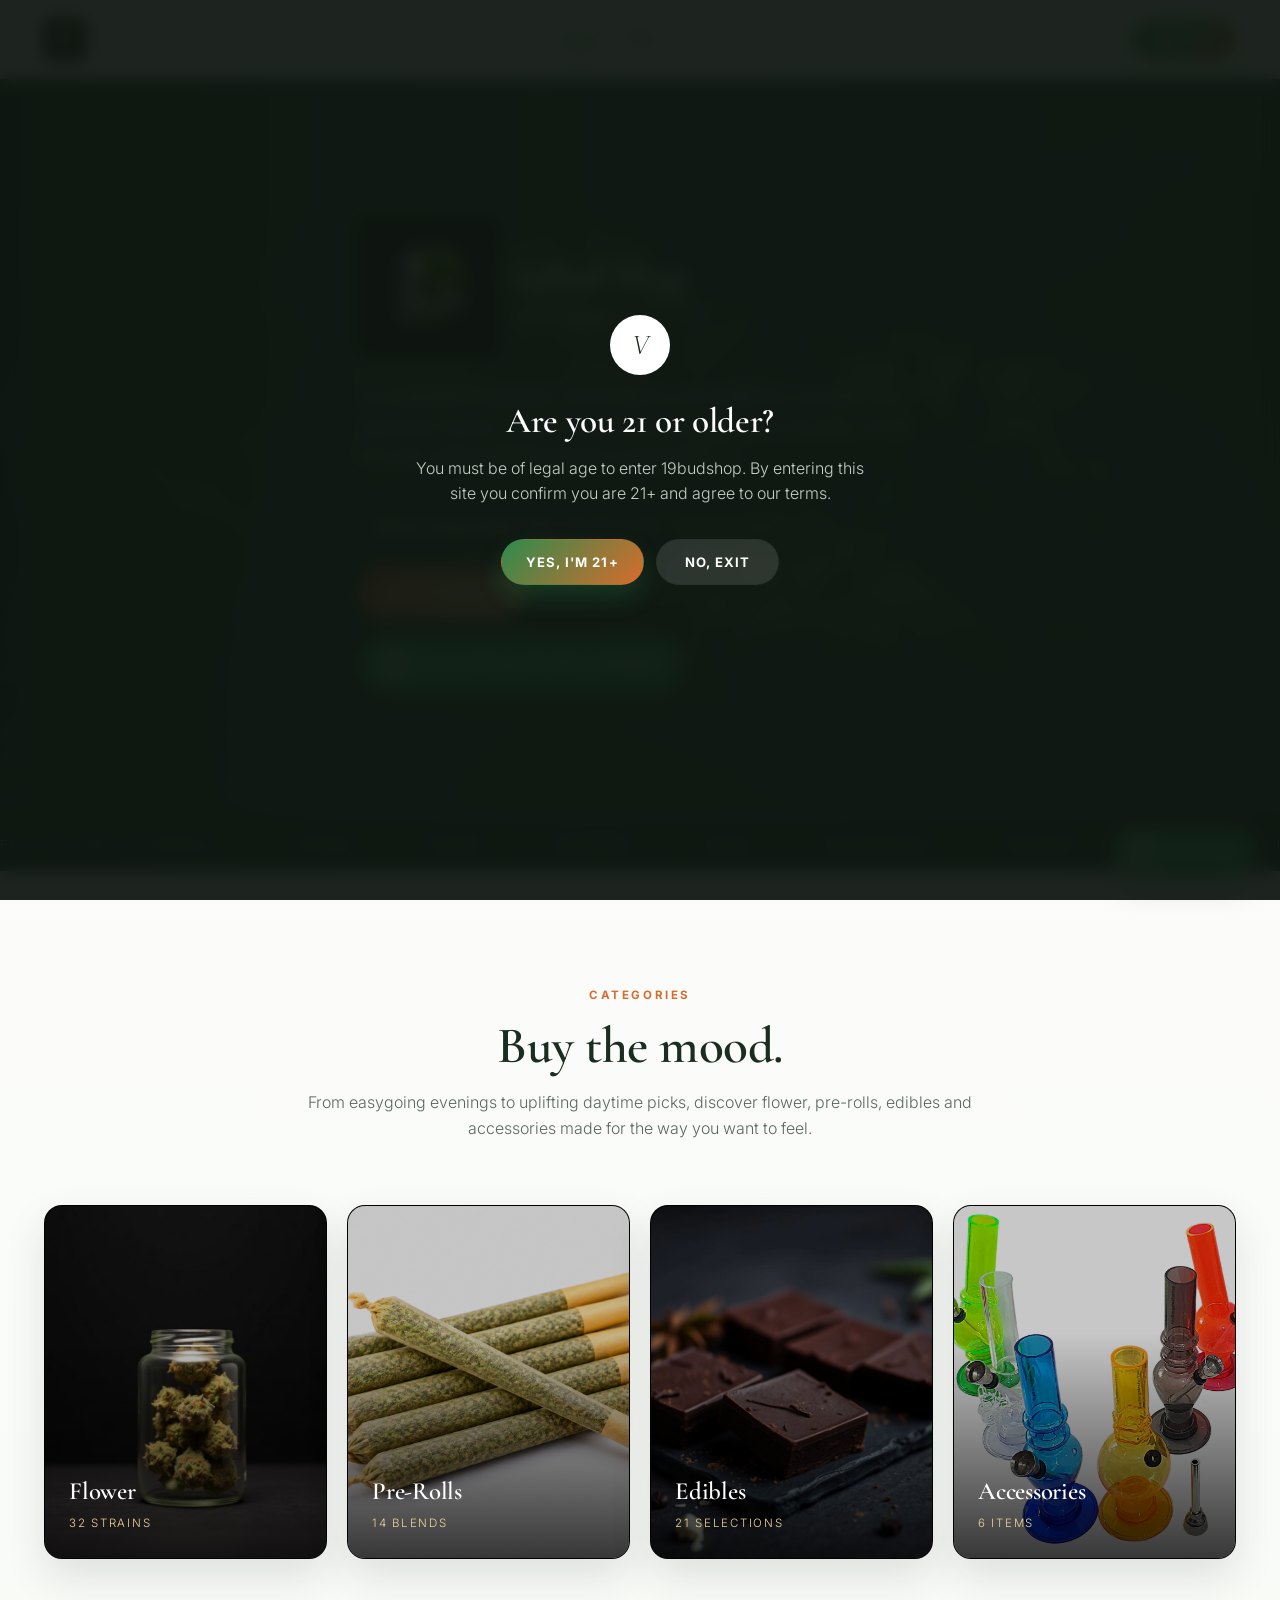
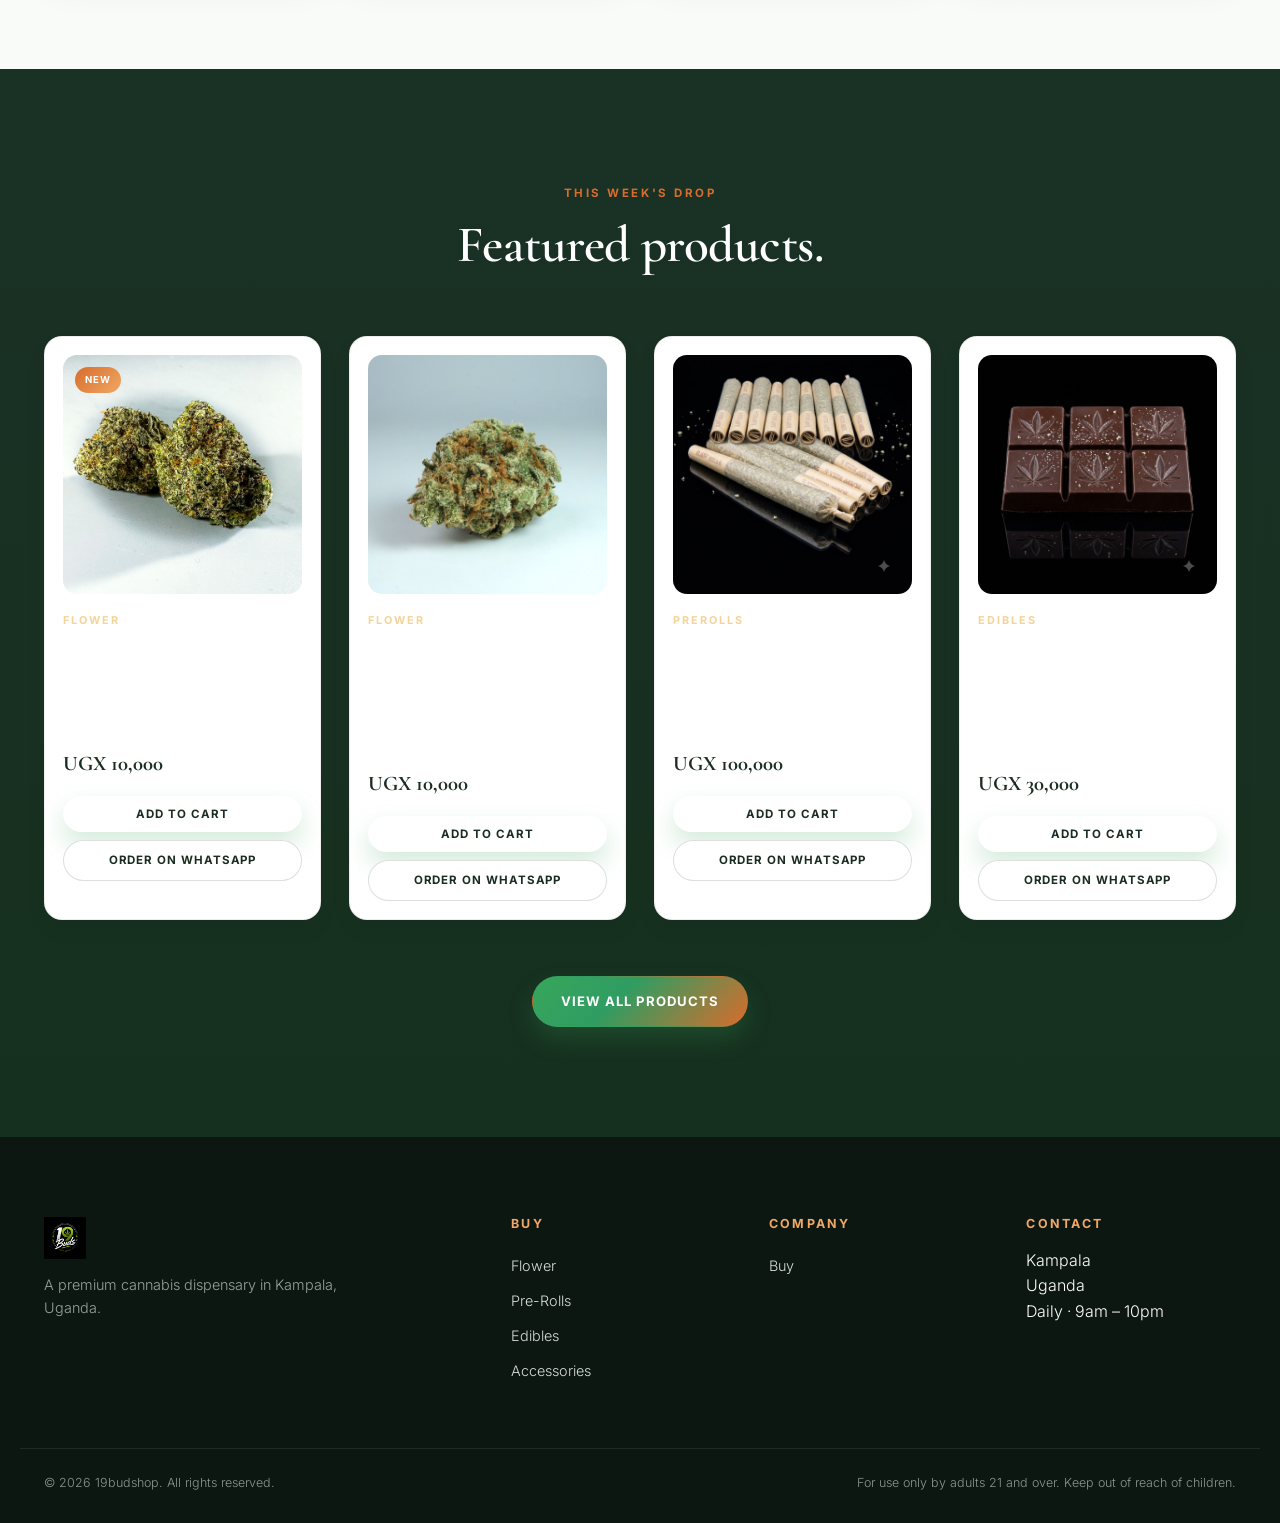
<file: index.html>
<!DOCTYPE html>
<html lang="en">
<head>
<meta charset="UTF-8" />
<meta name="viewport" content="width=device-width, initial-scale=1.0" />
<meta name="robots" content="index,follow,max-image-preview:large" />
<meta name="theme-color" content="#2d6a3f" />
<meta name="description" content="Buy premium cannabis, weed, ganja and marijuana flower, pre-rolls, edibles and accessories in Kampala, Uganda. 19Bud Shop brings fresh local quality and fast delivery across Kyanja, Kisasi, Entebbe, Jinja and nearby areas." />
<meta name="keywords" content="buy cannabis Kampala, weed in Uganda, ganja Uganda, marijuana Uganda, buy cannabis Uganda, marijuana buy Kampala, weed delivery Kampala, cannabis flower Uganda, pre-rolls Uganda, accessories Uganda, 19Bud Shop Uganda" />
<meta name="geo.region" content="UG" />
<meta name="geo.placename" content="Kampala, Uganda" />
<meta property="og:title" content="19Bud Shop | Premium Cannabis in Kampala, Uganda" />
<meta property="og:description" content="Buy premium cannabis flower, pre-rolls, edibles and accessories in Kampala, Uganda. Easy ordering and trusted local quality." />
<meta property="og:type" content="website" />
<meta property="og:url" content="https://19budshopug.com/" />
<meta property="og:image" content="https://19budshopug.com/images/19budshop%20logo.png" />
<meta property="og:image:alt" content="19Bud Shop logo" />
<meta name="twitter:card" content="summary_large_image" />
<meta name="twitter:title" content="19Bud Shop | Premium Cannabis in Kampala, Uganda" />
<meta name="twitter:description" content="Buy premium cannabis flower, pre-rolls, edibles and accessories in Kampala, Uganda." />
<meta name="twitter:image" content="https://19budshopug.com/images/19budshop%20logo.png" />
<link rel="icon" type="image/png" href="images/19budshop logo.png" />
<link rel="apple-touch-icon" href="images/19budshop logo.png" />
<title>19Bud Shop | Premium Cannabis Flower, Pre-Rolls, Edibles & Accessories in Uganda</title>
<link rel="preconnect" href="https://fonts.googleapis.com">
<link rel="preconnect" href="https://fonts.gstatic.com" crossorigin>
<link href="https://fonts.googleapis.com/css2?family=Cormorant+Garamond:wght@400;500;600;700&family=Inter:wght@300;400;500;600&display=swap" rel="stylesheet">
<link rel="stylesheet" href="css/styles.css" />
<!-- Google tag (gtag.js) -->
<script async src="https://www.googletagmanager.com/gtag/js?id=G-Z6B3M5N222"></script>
<script>
  window.dataLayer = window.dataLayer || [];
  function gtag(){dataLayer.push(arguments);}
  gtag('js', new Date());
  gtag('config', 'G-Z6B3M5N222');
</script>
</head>
<body>

<!-- Age Gate -->
<div id="age-gate" class="age-gate" role="dialog" aria-modal="true" aria-labelledby="age-title">
  <div class="age-gate__box">
    <div class="age-gate__mark">V</div>
    <h2 id="age-title">Are you 21 or older?</h2>
    <p>You must be of legal age to enter 19budshop. By entering this site you confirm you are 21+ and agree to our terms.</p>
    <div class="age-gate__actions">
      <button class="btn btn--primary" id="age-yes">Yes, I'm 21+</button>
      <button class="btn btn--ghost" id="age-no">No, exit</button>
    </div>
  </div>
</div>

<!-- Header -->
<header class="site-header">
  <div class="container header__inner">
    <a href="index.html" class="brand" aria-label="19budshop home">
      <img src="images/19budshop logo.png" alt="19budshop logo" class="brand__logo" />
    </a>
    <nav class="nav" id="nav">
      <a href="index.html" class="nav__link active">Home</a>
      <a href="pages/shop.html" class="nav__link">Buy</a>
    </nav>
    <div class="header__actions">
      <a href="pages/shop.html" class="btn btn--small btn--primary">Buy Now</a>
      <button class="nav-toggle" id="nav-toggle" aria-label="Toggle menu">
        <span></span><span></span><span></span>
      </button>
    </div>
  </div>
</header>

<!-- Hero -->
<section class="hero">
  <div class="hero__media" style="background-image:url('images/hero.jpg');"></div>
  <div class="hero__overlay"></div>
  <div class="container hero__content">
    <div class="hero__brand">
      <div class="hero__brand-stack">
        <img src="images/19budshop logo.png" alt="19budshop logo" class="hero__logo" />
        <div class="hero__brand-text">
          <span class="hero__brand-name">19Bud Shop</span>
          <span class="hero__year">Est. 2025</span>
        </div>
      </div>
    </div>
    <p class="hero__sub">Buy premium cannabis, weed, ganja and marijuana favorites for Kampala nights — from fresh flower and slow-burning pre-rolls to smooth edibles and essential accessories.</p>
    <details class="festival-promo">
      <summary>
        <span>19Buds at Nyege Nyege · Jinja</span>
        <span class="festival-promo__date">Nov 19–22, 2026</span>
        <span class="festival-promo__action">Festival details</span>
      </summary>
      <div class="festival-promo__details">
        <figure class="festival-poster">
          <img src="images/nyege%20nyege/nyege-nyege-festival-2026-%20poster.jpg" alt="Nyege Nyege Festival 2026 poster, November 19–22 at Kalagala Falls, Uganda" />
        </figure>
        <div class="festival-guide">
          <span class="eyebrow">Jinja Festival Headliner</span>
          <h2>19 BUDS AT NYEGE NYEGE</h2>
          <p class="festival-guide__intro">Festival-bound for Jinja? Find 19Buds at Nyege Nyege for premium weed and ganja, with easygoing pre-rolls to carry you from the first set to the last.</p>
          <ul class="festival-guide__list">
            <li><span>01</span> Pick a meeting point in advance in case your group gets split up.</li>
            <li><span>02</span> Bring a charged phone and power bank; save your ride details.</li>
            <li><span>03</span> Take water breaks, follow venue guidance, and plan a safe ride home.</li>
          </ul>
          <p class="festival-guide__note">For adults 21+ only. Follow local laws and event rules.</p>
        </div>
        <div class="festival-reserve">
          <span class="eyebrow">Nyege Nyege · Jinja</span>
          <h3>Lock in your linkup before you reach Jinja.</h3>
          <form id="festival-reserve-form" class="festival-reserve__form">
            <div>
              <label for="reserve-name">Name</label>
              <input id="reserve-name" name="name" type="text" autocomplete="name" required />
            </div>
            <div>
              <label for="reserve-whatsapp">WhatsApp Number</label>
              <input id="reserve-whatsapp" name="whatsapp" type="tel" autocomplete="tel" required />
            </div>
            <div>
              <label for="reserve-arrival">Expected Arrival Day</label>
              <input id="reserve-arrival" name="arrival" type="text" placeholder="e.g. Friday" required />
            </div>
            <button type="submit" class="btn btn--primary">Send reserve request</button>
          </form>
        </div>
      </div>
    </details>
    <div class="hero__cta">
      <a href="pages/shop.html" class="btn btn--primary">Buy premium</a>
    </div>
    <a href="https://wa.me/256764356069?text=Hello%2019Bud%20Shop%2C%20I%20would%20like%20to%20become%20a%20member." class="hero__whatsapp" target="_blank" rel="noopener noreferrer">
      <img src="images/whatsapp logo.avif" alt="WhatsApp logo" class="hero__whatsapp-icon" />
      <span>Click here to become a member</span>
    </a>
  </div>
  <div class="hero__marquee" aria-hidden="true">
    <div class="marquee__track">
      <span>Fast delivery in Kampala</span><span>·</span><span>Kyanja</span><span>·</span><span>Kisasi</span><span>·</span><span>Entebbe</span><span>·</span><span>Jinja</span><span>·</span><span>Kyaliwajala</span><span>·</span><span>Mukono</span><span>·</span>
      <span>Fast delivery in Kampala</span><span>·</span><span>Kyanja</span><span>·</span><span>Kisasi</span><span>·</span><span>Entebbe</span><span>·</span><span>Jinja</span><span>·</span><span>Kyaliwajala</span><span>·</span><span>Mukono</span><span>·</span>
    </div>
  </div>
</section>

<!-- Categories -->
<section class="section">
  <div class="container">
    <div class="section__head">
      <span class="eyebrow">Categories</span>
      <h2>Buy the mood.</h2>
      <p class="section__sub">From easygoing evenings to uplifting daytime picks, discover flower, pre-rolls, edibles and accessories made for the way you want to feel.</p>
    </div>
    <div class="cat-grid">
      <a class="cat-card" href="pages/shop.html#flower"><img src="images/flower.jpg" alt="Premium cannabis flower in Uganda" loading="lazy"/><div class="cat-card__body"><h3>Flower</h3><span>32 strains</span></div></a>
      <a class="cat-card" href="pages/shop.html#prerolls"><img src="images/Pre%20-%20rolls%20cover.png" alt="Premium pre-rolls in Uganda" loading="lazy"/><div class="cat-card__body"><h3>Pre-Rolls</h3><span>14 blends</span></div></a>
      <a class="cat-card" href="pages/shop.html#edibles"><img src="images/edibles.jpg" alt="Cannabis edibles in Uganda" loading="lazy"/><div class="cat-card__body"><h3>Edibles</h3><span>21 selections</span></div></a>
      <a class="cat-card" href="pages/shop.html#accessories"><img src="images/Image relink/Plastic bong.jpg" alt="Cannabis accessories in Uganda" loading="lazy"/><div class="cat-card__body"><h3>Accessories</h3><span>6 items</span></div></a>
    </div>
  </div>
</section>

<!-- Featured -->
<section class="section section--dark">
  <div class="container">
    <div class="section__head">
      <span class="eyebrow">This week's drop</span>
      <h2>Featured products.</h2>
    </div>
    <div id="featured-grid" class="product-grid"></div>
    <div class="section__cta"><a href="pages/shop.html" class="btn btn--primary">View all products</a></div>
  </div>
</section>

<!-- Footer -->
<footer class="footer">
  <div class="container footer__grid">
    <div>
      <div class="brand brand--footer">
        <img src="images/19budshop logo.png" alt="19budshop logo" class="brand__logo" />
      </div>
      <p class="footer__about">A premium cannabis dispensary in Kampala, Uganda.</p>
    </div>
    <div>
      <h4>Buy</h4>
      <a href="pages/shop.html">Flower</a><a href="pages/shop.html">Pre-Rolls</a>
      <a href="pages/shop.html">Edibles</a><a href="pages/shop.html">Accessories</a>
    </div>
    <div>
      <h4>Company</h4>
      <a href="pages/shop.html">Buy</a>
    </div>
    <div>
      <h4>Contact</h4>
      <p>Kampala<br/>Uganda<br/>Daily · 9am – 10pm</p>
    </div>
  </div>
  <div class="footer__bottom container">
    <span>© <span id="year"></span> 19budshop. All rights reserved.</span>
    <span>For use only by adults 21 and over. Keep out of reach of children.</span>
  </div>
</footer>

<a class="whatsapp-float" href="https://wa.me/256764356069?text=Hello%2019Buds!%20I%27d%20like%20to%20place%20an%20order.%20What%20would%20you%20recommend%3F" target="_blank" rel="noopener noreferrer" aria-label="Place an order with 19 Buds on WhatsApp">
  <img src="images/whatsapp logo.avif" alt="" />
  <span>Pin &amp; Ping</span>
</a>

<script type="application/ld+json">
{
  "@context": "https://schema.org",
  "@type": "Store",
  "name": "19Bud Shop",
  "description": "Cannabis shop in Kampala, Uganda offering flower, pre-rolls, edibles and accessories.",
  "url": "https://19budshopug.com/",
  "logo": "https://19budshopug.com/images/19budshop%20logo.png",
  "image": "https://19budshopug.com/images/19budshop%20logo.png",
  "address": {
    "@type": "PostalAddress",
    "addressLocality": "Kampala",
    "addressCountry": "UG"
  },
  "areaServed": "Kampala, Uganda",
  "contactPoint": {
    "@type": "ContactPoint",
    "contactType": "customer service",
    "url": "https://wa.me/256764356069"
  },
  "openingHours": "Mo-Su 09:00-22:00"
}
</script>
<script src="js/products.js"></script>
<script src="js/main.js"></script>
</body>
</html>
</file>
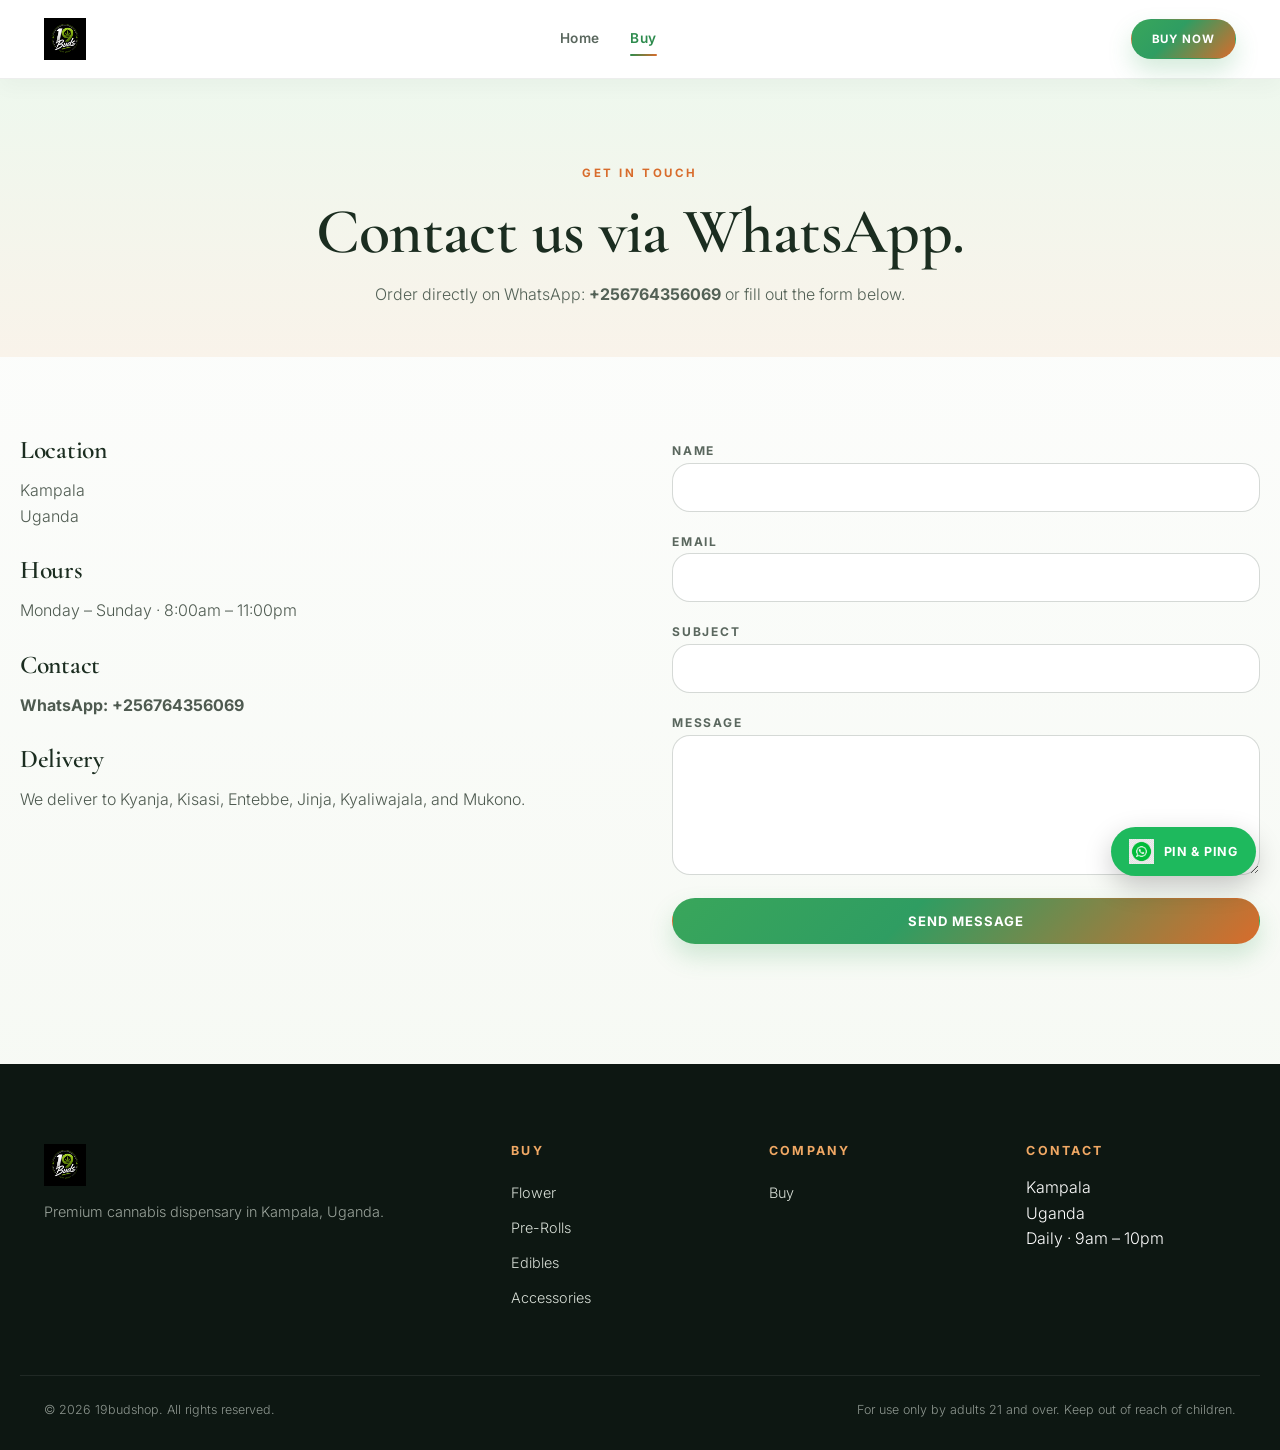
<file: pages/contact.html>
<!DOCTYPE html>
<html lang="en">
<head>
<meta charset="UTF-8" />
<meta name="viewport" content="width=device-width, initial-scale=1.0" />
<title>Contact 19Bud Shop | WhatsApp Orders & Delivery in Kampala</title>
<meta name="description" content="Contact 19Bud Shop in Kampala, Uganda for premium cannabis orders, delivery details, and WhatsApp support." />
<meta name="keywords" content="contact 19bud shop, cannabis WhatsApp Uganda, cannabis delivery Kampala, order cannabis Uganda" />
<link rel="preconnect" href="https://fonts.googleapis.com">
<link rel="preconnect" href="https://fonts.gstatic.com" crossorigin>
<link href="https://fonts.googleapis.com/css2?family=Cormorant+Garamond:wght@400;500;600;700&family=Inter:wght@300;400;500;600&display=swap" rel="stylesheet">
<link rel="stylesheet" href="../css/styles.css" />
<!-- Google tag (gtag.js) -->
<script async src="https://www.googletagmanager.com/gtag/js?id=G-Z6B3M5N222"></script>
<script>
  window.dataLayer = window.dataLayer || [];
  function gtag(){dataLayer.push(arguments);}
  gtag('js', new Date());
  gtag('config', 'G-Z6B3M5N222');
</script>
</head>
<body>

<header class="site-header">
  <div class="container header__inner">
    <a href="../index.html" class="brand" aria-label="19budshop home">
      <img src="../images/19budshop logo.png" alt="19budshop logo" class="brand__logo" />
    </a>
    <nav class="nav" id="nav">
      <a href="../index.html" class="nav__link">Home</a>
      <a href="shop.html" class="nav__link active">Buy</a>
    </nav>
    <div class="header__actions">
      <a href="shop.html" class="btn btn--small btn--primary">Buy Now</a>
      <button class="nav-toggle" id="nav-toggle" aria-label="Toggle menu"><span></span><span></span><span></span></button>
    </div>
  </div>
</header>

<section class="page-hero">
  <div class="container">
    <span class="eyebrow">Get in touch</span>
    <h1>Contact us via WhatsApp.</h1>
    <p>Order directly on WhatsApp: <strong>+256764356069</strong> or fill out the form below.</p>
  </div>
</section>

<section class="container contact-grid">
  <div class="contact-info">
    <h3>Location</h3>
    <p>Kampala<br/>Uganda</p>

    <h3>Hours</h3>
    <p>Monday – Sunday · 8:00am – 11:00pm</p>

    <h3>Contact</h3>
    <p><strong>WhatsApp: +256764356069</strong></p>

    <h3>Delivery</h3>
    <p>We deliver to Kyanja, Kisasi, Entebbe, Jinja, Kyaliwajala, and Mukono.</p>
  </div>

  <form id="contact-form" class="contact-form">
    <div>
      <label for="cf-name">Name</label>
      <input id="cf-name" type="text" required />
    </div>
    <div>
      <label for="cf-email">Email</label>
      <input id="cf-email" type="email" required />
    </div>
    <div>
      <label for="cf-subject">Subject</label>
      <input id="cf-subject" type="text" />
    </div>
    <div>
      <label for="cf-msg">Message</label>
      <textarea id="cf-msg" required></textarea>
    </div>
    <button type="submit" class="btn btn--primary">Send message</button>
  </form>
</section>

<footer class="footer">
  <div class="container footer__grid">
    <div>
      <div class="brand brand--footer">
        <img src="../images/19budshop logo.png" alt="19budshop logo" class="brand__logo" />
      </div>
      <p class="footer__about">Premium cannabis dispensary in Kampala, Uganda.</p>
    </div>
    <div><h4>Buy</h4><a href="shop.html">Flower</a><a href="shop.html">Pre-Rolls</a><a href="shop.html">Edibles</a><a href="shop.html">Accessories</a></div>
    <div><h4>Company</h4><a href="shop.html">Buy</a></div>
    <div><h4>Contact</h4><p>Kampala<br/>Uganda<br/>Daily · 9am – 10pm</p></div>
  </div>
  <div class="footer__bottom container">
    <span>© <span id="year"></span> 19budshop. All rights reserved.</span>
    <span>For use only by adults 21 and over. Keep out of reach of children.</span>
  </div>
</footer>

<a class="whatsapp-float" href="https://wa.me/256764356069?text=Hello%2019Buds!%20I%27d%20like%20to%20place%20an%20order.%20What%20would%20you%20recommend%3F" target="_blank" rel="noopener noreferrer" aria-label="Place an order with 19 Buds on WhatsApp">
  <img src="../images/whatsapp logo.avif" alt="" />
  <span>Pin &amp; Ping</span>
</a>

<script src="../js/products.js"></script>
<script src="../js/main.js"></script>
</body>
</html>
</file>
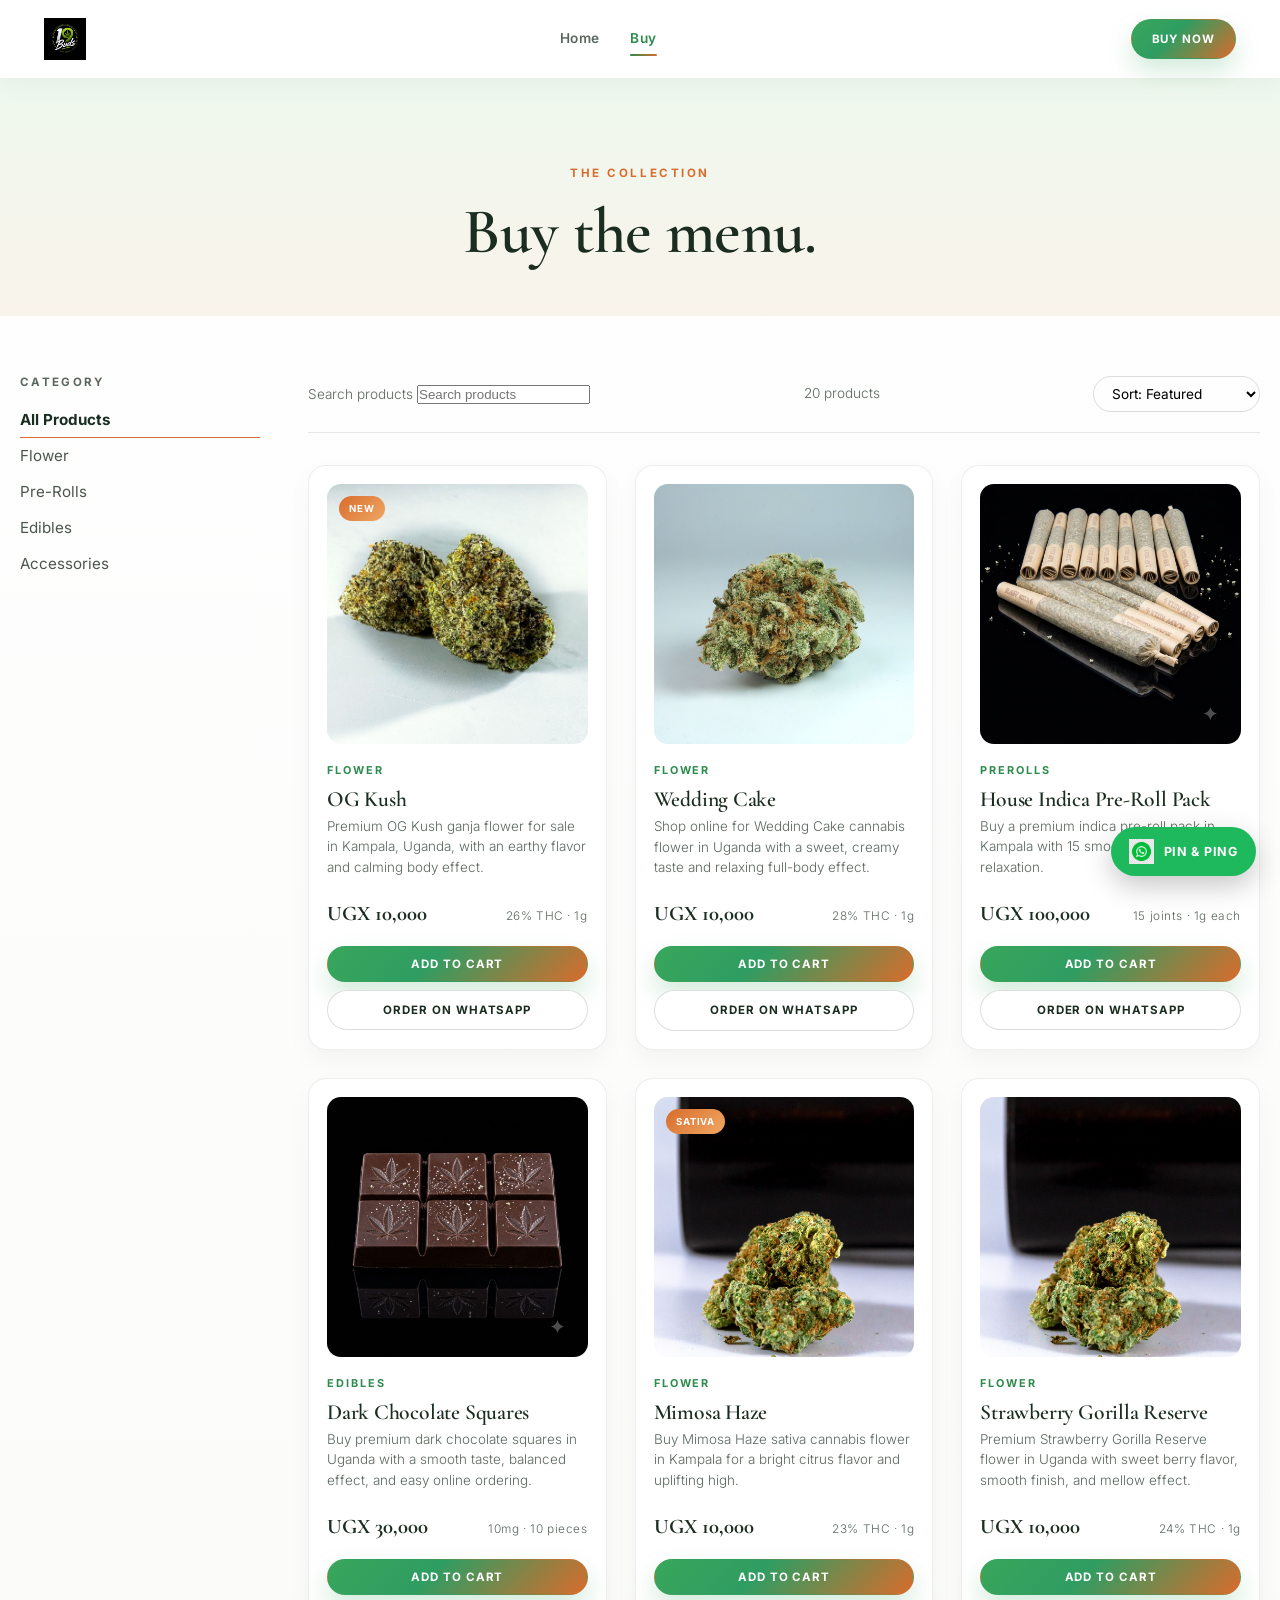
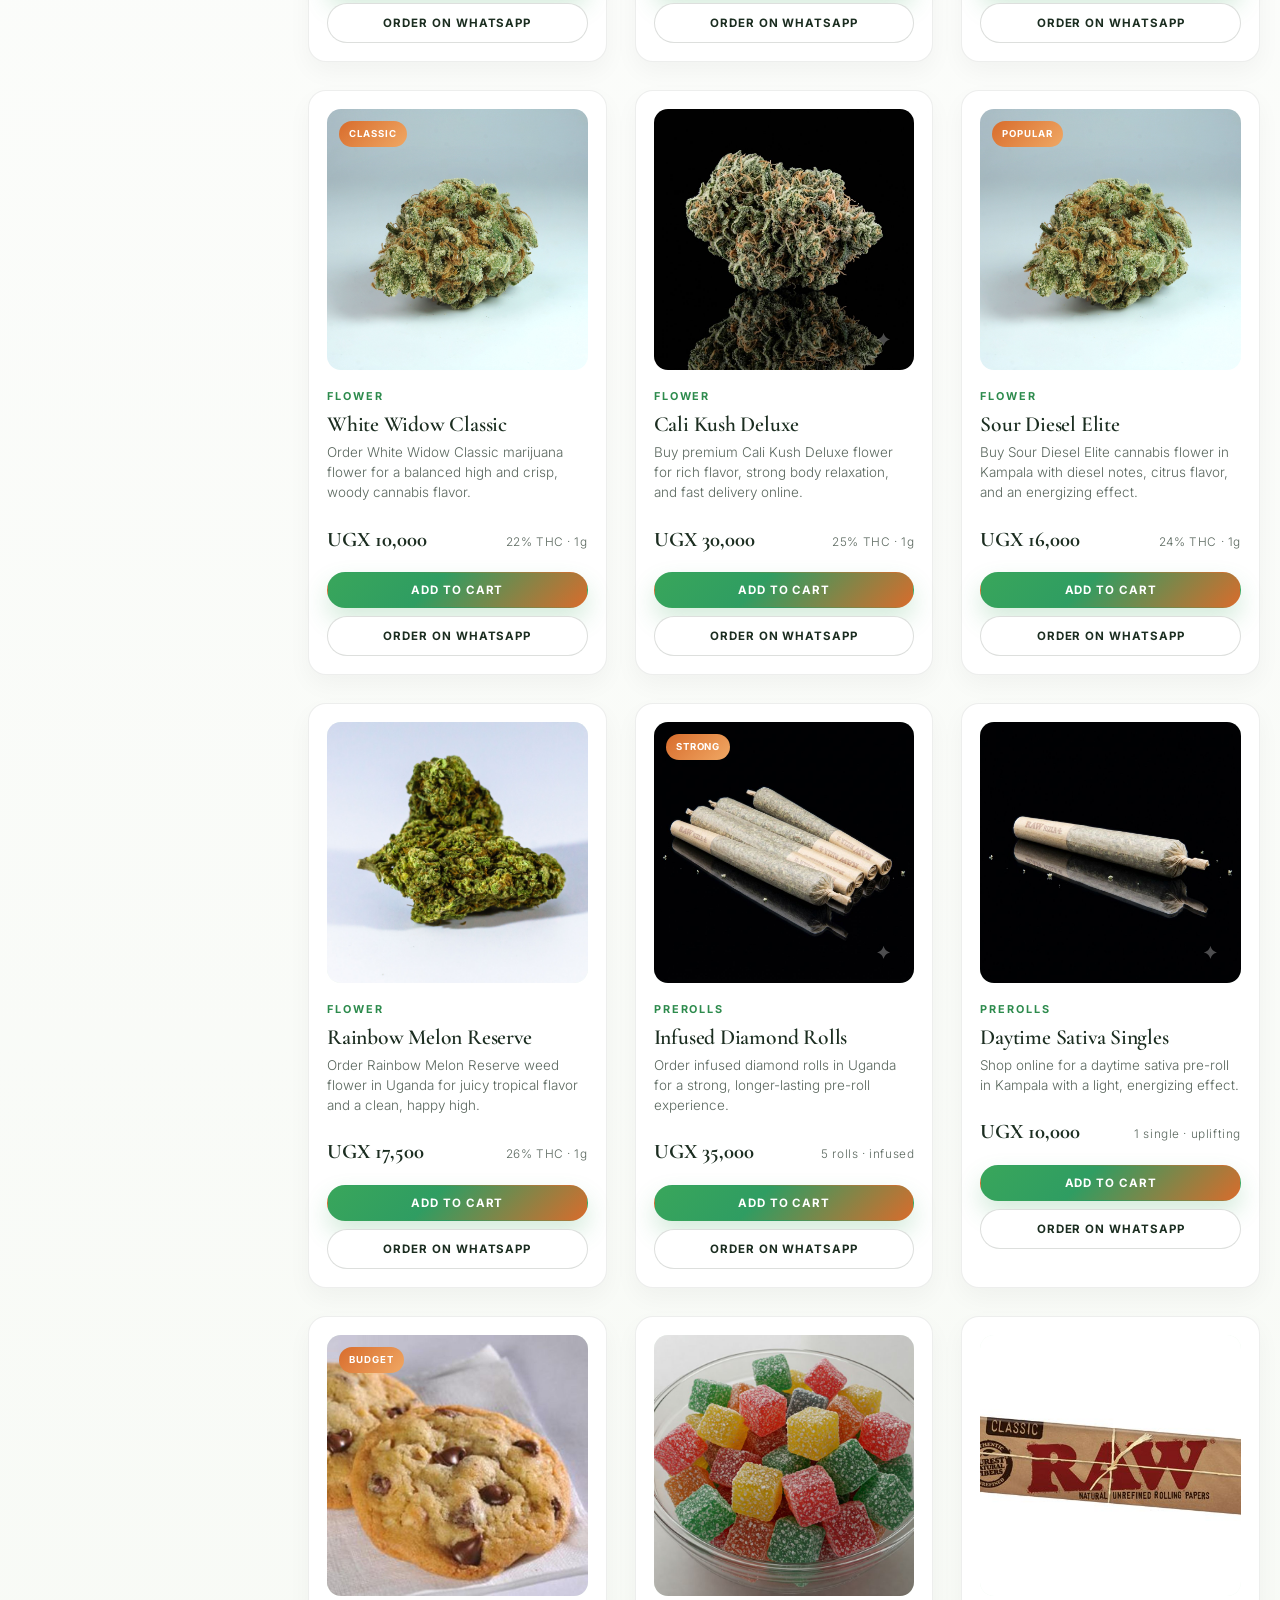
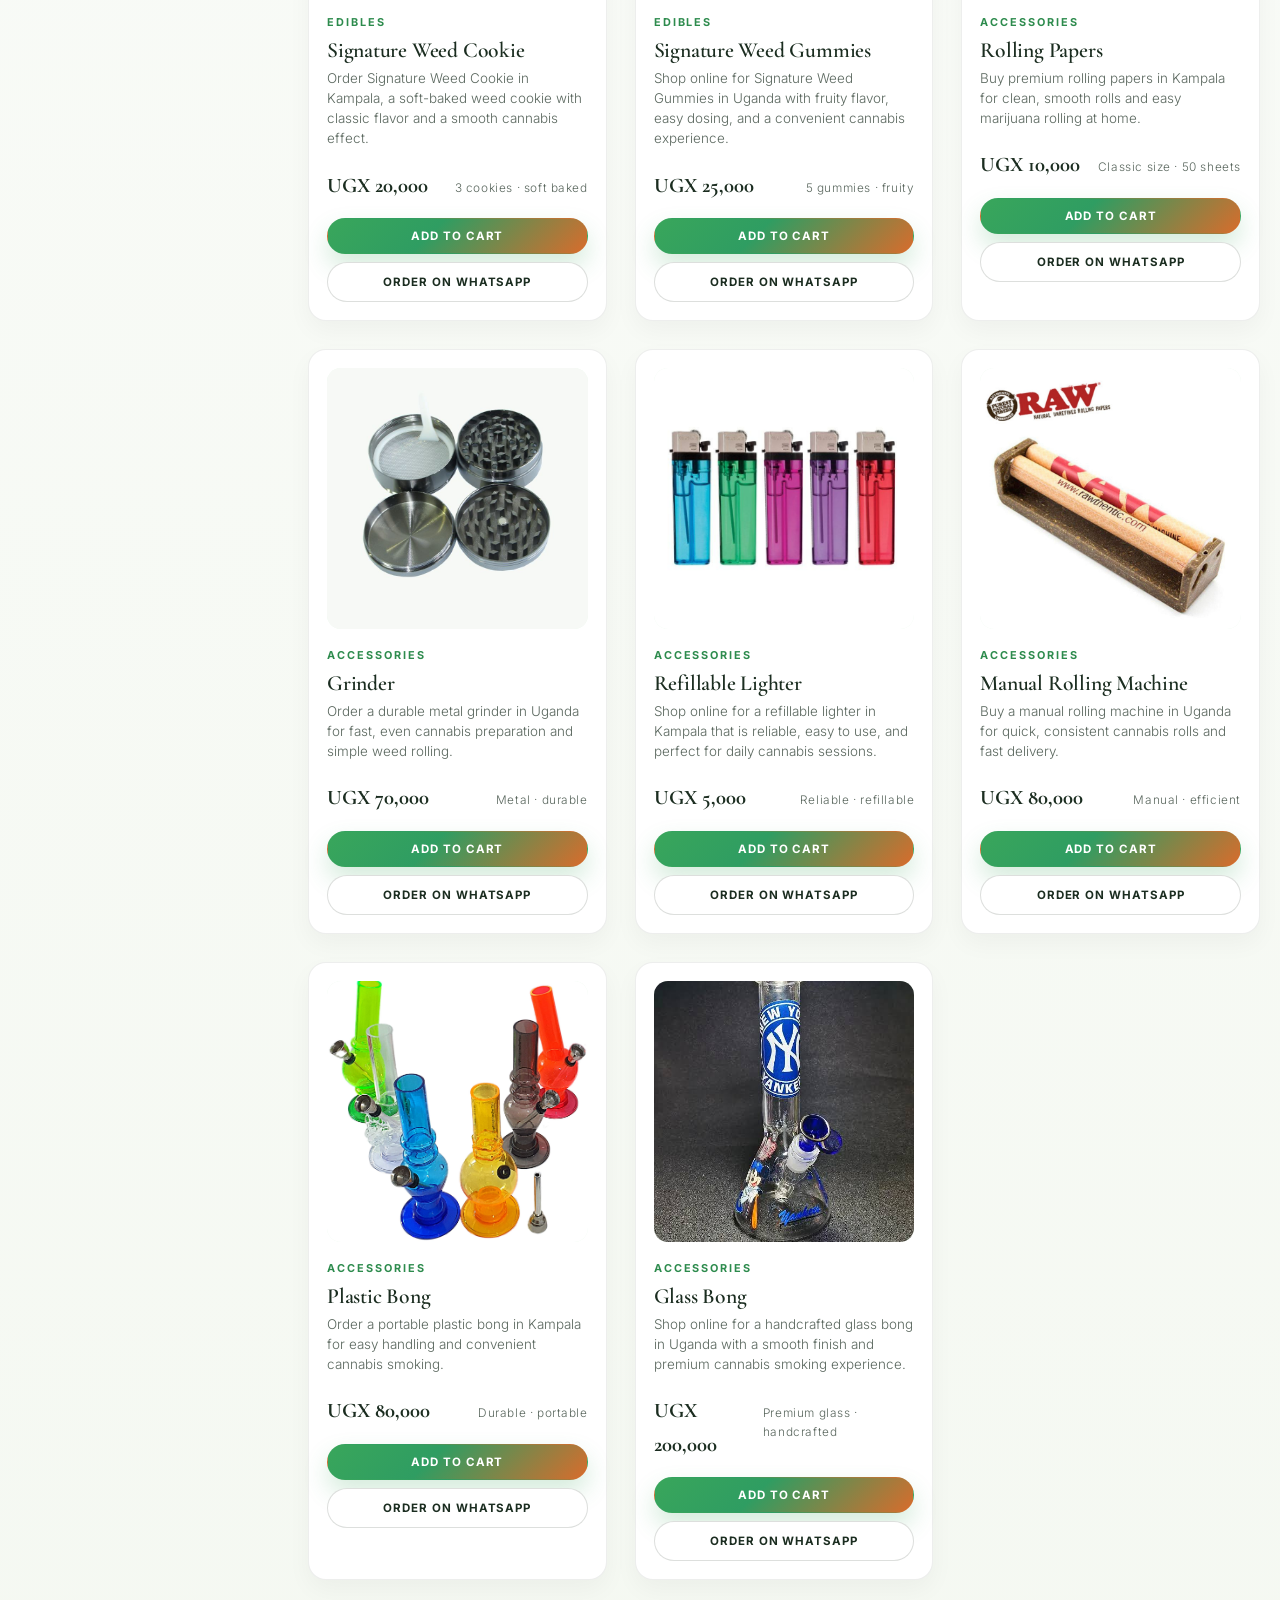
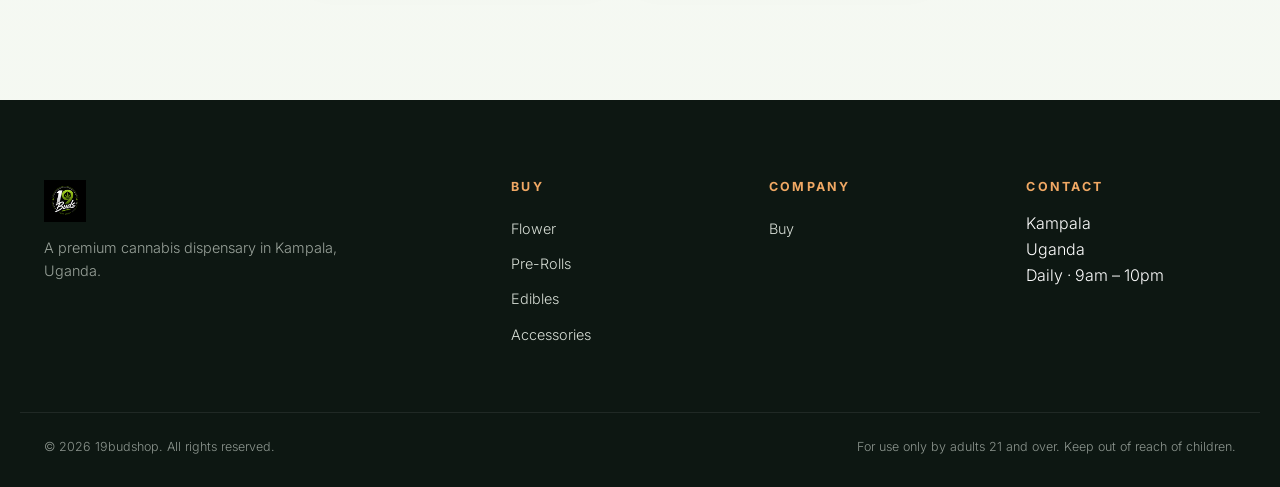
<file: pages/shop.html>
<!DOCTYPE html>
<html lang="en">
<head>
<meta charset="UTF-8" />
<meta name="viewport" content="width=device-width, initial-scale=1.0" />
<meta name="robots" content="index,follow,max-image-preview:large" />
<meta name="description" content="Cannabis shop in Kampala, Uganda. Buy weed in Kampala, marijuana, premium flower, pre-rolls, edibles and accessories with easy online ordering." />
<meta name="keywords" content="cannabis shop in Kampala, buy weed in Kampala, buy marijuana in Uganda, ganja delivery Kampala, Kampala pre-rolls, weed shop Kampala, order cannabis online Uganda, cannabis Uganda, weed Uganda, pre-rolls Uganda" />
<title>Cannabis Shop in Kampala, Uganda | Buy Weed, Marijuana & Pre-Rolls</title>
<link rel="canonical" href="https://19budshopug.com/shop.html" />
<link rel="preconnect" href="https://fonts.googleapis.com">
<link rel="preconnect" href="https://fonts.gstatic.com" crossorigin>
<link href="https://fonts.googleapis.com/css2?family=Cormorant+Garamond:wght@400;500;600;700&family=Inter:wght@300;400;500;600&display=swap" rel="stylesheet">
<link rel="stylesheet" href="../css/styles.css" />
<!-- Google tag (gtag.js) -->
<script async src="https://www.googletagmanager.com/gtag/js?id=G-Z6B3M5N222"></script>
<script>
  window.dataLayer = window.dataLayer || [];
  function gtag(){dataLayer.push(arguments);}
  gtag('js', new Date());
  gtag('config', 'G-Z6B3M5N222');
</script>
</head>
<body>

<header class="site-header">
  <div class="container header__inner">
    <a href="../index.html" class="brand" aria-label="19budshop home">
      <img src="../images/19budshop logo.png" alt="19budshop logo" class="brand__logo" />
    </a>
    <nav class="nav" id="nav">
      <a href="../index.html" class="nav__link">Home</a>
      <a href="shop.html" class="nav__link active">Buy</a>
    </nav>
    <div class="header__actions">
      <a href="shop.html" class="btn btn--small btn--primary">Buy Now</a>
      <button class="nav-toggle" id="nav-toggle" aria-label="Toggle menu"><span></span><span></span><span></span></button>
    </div>
  </div>
</header>

<section class="page-hero">
  <div class="container">
    <span class="eyebrow">The Collection</span>
    <h1>Buy the menu.</h1>
  </div>
</section>

<section class="container shop-layout">
  <aside class="filters">
    <h4>Category</h4>
    <div class="filter-group" id="filters"></div>
  </aside>
  <div>
    <div class="shop-toolbar">
      <label class="shop-search" for="shop-search">
        <span class="sr-only">Search products</span>
        <input id="shop-search" type="search" placeholder="Search products" autocomplete="off" />
      </label>
      <span id="result-count">0 products</span>
      <select id="sort" aria-label="Sort products">
        <option value="featured">Sort: Featured</option>
        <option value="price-low">Price: Low to High</option>
        <option value="price-high">Price: High to Low</option>
        <option value="name">Name: A–Z</option>
      </select>
    </div>
    <div id="shop-grid" class="shop-grid"></div>
  </div>
</section>

<footer class="footer">
  <div class="container footer__grid">
    <div>
      <div class="brand brand--footer">
        <img src="../images/19budshop logo.png" alt="19budshop logo" class="brand__logo" />
      </div>
      <p class="footer__about">A premium cannabis dispensary in Kampala, Uganda.</p>
    </div>
    <div><h4>Buy</h4><a href="shop.html">Flower</a><a href="shop.html">Pre-Rolls</a><a href="shop.html">Edibles</a><a href="shop.html">Accessories</a></div>
    <div><h4>Company</h4><a href="shop.html">Buy</a></div>
    <div><h4>Contact</h4><p>Kampala<br/>Uganda<br/>Daily · 9am – 10pm</p></div>
  </div>
  <div class="footer__bottom container">
    <span>© <span id="year"></span> 19budshop. All rights reserved.</span>
    <span>For use only by adults 21 and over. Keep out of reach of children.</span>
  </div>
</footer>

<a class="whatsapp-float" href="https://wa.me/256764356069?text=Hello%2019Buds!%20I%27d%20like%20to%20place%20an%20order.%20What%20would%20you%20recommend%3F" target="_blank" rel="noopener noreferrer" aria-label="Place an order with 19 Buds on WhatsApp">
  <img src="../images/whatsapp logo.avif" alt="" />
  <span>Pin &amp; Ping</span>
</a>

<script src="../js/products.js"></script>
<script src="../js/main.js"></script>
</body>
</html>
</file>
<file: css/styles.css>
/* 19budshop — Premium Cannabis Dispensary */
:root{
  --bg:#f3fbf2;
  --bg-2:#eaf9eb;
  --surface:#ffffff;
  --surface-strong:#f5faf6;
  --cream:#ffffff;
  --cream-2:#eefcf0;
  --ink:#1b2d20;
  --muted:#5a675e;
  --line:rgba(27,45,32,.12);
  --green:#2d8b4d;
  --green-2:#9ce3a4;
  --orange:#d86c2c;
  --orange-2:#f0a864;
  --gold:#f4d39a;
  --radius:18px;
  --serif:"Cormorant Garamond", Georgia, serif;
  --sans:"Inter", -apple-system, BlinkMacSystemFont, sans-serif;
  --container:1240px;
  --shadow:0 18px 40px rgba(24,42,30,.12);
}

*{box-sizing:border-box;margin:0;padding:0}
html{scroll-behavior:smooth}
body{
  font-family:var(--sans);
  background:linear-gradient(180deg,#fefefe 0%,#f4f8f1 100%);
  color:var(--ink);
  line-height:1.6;
  font-weight:300;
  -webkit-font-smoothing:antialiased;
}
img{display:block;max-width:100%;height:auto}
a{color:inherit;text-decoration:none;transition:all .25s ease}

.container{max-width:var(--container);margin:0 auto;padding:0 24px}

h1,h2,h3,h4{font-family:var(--serif);font-weight:600;letter-spacing:-.01em;line-height:1.05;color:inherit}
h1{font-size:clamp(2.9rem,7vw,5.8rem)}
h2{font-size:clamp(2.1rem,4vw,3.4rem)}
h3{font-size:1.45rem}
em{font-style:italic;color:var(--orange)}
.eyebrow{font-family:var(--sans);font-size:.72rem;letter-spacing:.22em;text-transform:uppercase;color:var(--orange);font-weight:700;display:inline-block;margin-bottom:1rem}

/* Buttons */
.btn{
  display:inline-flex;align-items:center;justify-content:center;gap:.5rem;
  padding:14px 28px;border:1px solid transparent;border-radius:999px;
  font-family:var(--sans);font-size:.82rem;font-weight:700;letter-spacing:.08em;text-transform:uppercase;
  cursor:pointer;transition:all .25s ease;background:none;color:inherit;
}
.btn--primary{background:linear-gradient(135deg,#39a65b,#2f9d62 40%,var(--orange));color:#fff;border-color:transparent;box-shadow:0 12px 24px rgba(57,166,91,.22)}
.btn--primary:hover{transform:translateY(-2px);box-shadow:0 18px 28px rgba(57,166,91,.28)}
.btn--ghost{border-color:rgba(27,45,32,.24);background:rgba(255,255,255,.12);color:var(--ink)}
.btn--ghost:hover{background:var(--ink);color:var(--cream);border-color:var(--ink)}
.btn--ghost-dark{border-color:var(--cream);color:var(--cream)}
.btn--ghost-dark:hover{background:var(--cream);color:var(--ink)}
.btn--small{padding:10px 20px;font-size:.72rem}

/* Header */
.site-header{
  position:sticky;top:0;z-index:50;
  background:rgba(255,255,255,.92);
  backdrop-filter:blur(12px);
  border-bottom:1px solid rgba(27,45,32,.08);
  box-shadow:0 8px 20px rgba(19,31,24,.03);
}
.header__inner{display:flex;align-items:center;justify-content:space-between;padding:18px 24px}
.brand{display:flex;align-items:center;gap:10px;font-family:var(--serif);font-size:1.4rem;font-weight:600}
.brand__logo{height:42px;width:auto;display:block;object-fit:contain}
.brand__mark{
  width:34px;height:34px;border-radius:50%;background:var(--ink);color:var(--cream);
  display:flex;align-items:center;justify-content:center;font-family:var(--serif);font-style:italic;font-size:1.1rem;
}
.brand__co{color:var(--orange);font-weight:600}
.nav{display:flex;gap:30px}
.nav__link{font-size:.85rem;font-weight:600;letter-spacing:.04em;position:relative;padding:6px 0;color:var(--muted)}
.nav__link:hover,.nav__link.active{color:var(--green)}
.nav__link.active::after{content:"";position:absolute;bottom:0;left:0;right:0;height:2px;background:linear-gradient(90deg,var(--green),var(--orange));border-radius:999px}
.header__actions{display:flex;align-items:center;gap:16px}
.nav-toggle{display:none;background:none;border:none;flex-direction:column;gap:4px;cursor:pointer;padding:8px}
.nav-toggle span{width:22px;height:2px;background:var(--ink);display:block;border-radius:999px}

/* Hero */
.hero{position:relative;min-height:88vh;display:flex;align-items:center;color:var(--cream);overflow:hidden;background:linear-gradient(135deg,#effff2 0%,#dff7e6 35%,#f5efdf 100%)}
.hero__media{position:absolute;inset:0;background-size:cover;background-position:center;filter:saturate(1.4) brightness(.7)}
.hero__overlay{position:absolute;inset:0;background:linear-gradient(90deg,rgba(18,37,24,.82) 0%,rgba(38,92,57,.7) 42%,rgba(36,102,60,.46) 100%)}
.hero__content{position:relative;z-index:2;max-width:760px;padding-top:80px;padding-bottom:120px}
.hero__brand{display:flex;flex-direction:column;align-items:flex-start;gap:10px;margin-bottom:1.5rem}
.hero__brand-stack{display:flex;align-items:center;gap:18px;flex-wrap:wrap}
.hero__logo{height:140px;width:auto;display:block;object-fit:contain}
.hero__brand-text{display:flex;flex-direction:column;gap:4px}
.hero__brand-name{font-family:var(--serif);font-size:2.2rem;font-weight:700;letter-spacing:.01em;color:var(--cream)}
.hero__year{font-size:.78rem;letter-spacing:.24em;text-transform:uppercase;color:rgba(255,255,255,.8);font-weight:600}
.hero__sub{font-size:1.16rem;color:rgba(255,255,255,.9);max-width:560px;margin-bottom:2.5rem;line-height:1.6}
.hero__cta{display:flex;gap:14px;flex-wrap:wrap}
.hero__cta .btn--primary{background:linear-gradient(135deg,var(--orange),#efb267);color:#fff;border-color:transparent}
.hero__cta .btn--primary:hover{transform:translateY(-2px) scale(1.01)}
.hero__whatsapp{display:inline-flex;align-items:center;justify-content:center;gap:10px;margin-top:18px;padding:15px 22px;border-radius:999px;background:#1eb95d;color:#fff;font-weight:700;letter-spacing:.04em;text-transform:uppercase;font-size:.8rem;box-shadow:0 10px 24px rgba(30,185,93,.2);transition:transform .2s ease, box-shadow .2s ease;max-width:100%}
.hero__whatsapp:hover{transform:translateY(-2px);box-shadow:0 16px 26px rgba(30,185,93,.25)}
.hero__whatsapp-icon{width:26px;height:26px;display:block;object-fit:contain}
.hero__whatsapp span{display:inline-block}
@keyframes pulse-whatsapp{0%,100%{box-shadow:0 0 0 0 rgba(30,185,93,.36)}50%{box-shadow:0 0 0 12px rgba(30,185,93,0)}}
.hero__marquee{position:absolute;bottom:0;left:0;right:0;z-index:2;overflow:hidden;border-top:1px solid rgba(255,255,255,.17);padding:16px 0;background:rgba(17,31,24,.70)}
.marquee__track{display:flex;gap:36px;white-space:nowrap;animation:marquee 30s linear infinite;font-size:.78rem;letter-spacing:.16em;text-transform:uppercase;color:rgba(255,255,255,.82)}
@keyframes marquee{from{transform:translateX(0)}to{transform:translateX(-50%)}}

/* Sections */
.section{padding:110px 0}
.section--dark{background:linear-gradient(180deg,#1a3125 0%,#16301f 100%);color:var(--cream)}
.section__head{text-align:center;max-width:680px;margin:0 auto 64px}
.section__sub{color:var(--muted);margin-top:1rem}
.section--dark .section__sub{color:rgba(255,255,255,.72)}
.section__cta{text-align:center;margin-top:56px}

/* Category grid */
.cat-grid{display:grid;grid-template-columns:repeat(4,1fr);gap:20px}
.cat-card{position:relative;overflow:hidden;border-radius:var(--radius);aspect-ratio:4/5;background:#000;border:1px solid rgba(27,45,32,.04);box-shadow:var(--shadow)}
.cat-card img{width:100%;height:100%;object-fit:cover;transition:transform .8s ease;opacity:.78}
.cat-card:hover img{transform:scale(1.06);opacity:.92}
.cat-card__body{position:absolute;left:24px;bottom:24px;right:24px;color:var(--cream);z-index:2}
.cat-card__body h3{font-size:1.55rem;margin-bottom:4px}
.cat-card__body span{font-size:.72rem;letter-spacing:.15em;text-transform:uppercase;color:var(--gold)}
.cat-card::after{content:"";position:absolute;inset:0;background:linear-gradient(180deg,transparent 36%,rgba(0,0,0,.72) 100%)}

/* Product grid */
.product-grid{display:grid;grid-template-columns:repeat(4,1fr);gap:28px}
.product{display:flex;flex-direction:column;cursor:pointer;transition:transform .25s ease;background:var(--surface);border:1px solid rgba(27,45,32,.08);border-radius:var(--radius);padding:18px;box-shadow:0 10px 24px rgba(14,28,20,.04)}
.product:hover{transform:translateY(-4px)}
.product__media{aspect-ratio:1/1;background:var(--bg-2);border-radius:14px;overflow:hidden;margin-bottom:18px;position:relative}
.product__media img{width:100%;height:100%;object-fit:cover;transition:transform .55s ease}
.product:hover .product__media img{transform:scale(1.05)}
.product__badge{position:absolute;top:12px;left:12px;background:linear-gradient(135deg,var(--orange),var(--orange-2));color:#fff;padding:5px 10px;border-radius:999px;font-size:.6rem;font-weight:700;letter-spacing:.1em;text-transform:uppercase;z-index:2}
.product__badge--soon{background:linear-gradient(135deg,var(--green),#5aa567);color:#fff}
.product__cat{font-size:.68rem;letter-spacing:.18em;text-transform:uppercase;color:var(--green);margin-bottom:8px;font-weight:700}
.section--dark .product__cat{color:var(--gold)}
.product__name{font-family:var(--serif);font-size:1.35rem;margin-bottom:6px}
.product__description{font-size:.84rem;line-height:1.5;color:var(--muted);margin-bottom:12px}
.section--dark .product__description{color:rgba(255,255,255,.72)}
.product__meta{display:flex;justify-content:space-between;align-items:baseline;margin-top:8px;gap:12px}
.product__price{font-family:var(--serif);font-size:1.3rem;font-weight:700;color:var(--ink)}
.product__thc{font-size:.74rem;color:var(--muted);letter-spacing:.05em}
.section--dark .product__thc{color:rgba(255,255,255,.72)}
.product__actions{display:flex;gap:8px;margin-top:16px;flex-direction:column}
.product__actions .btn{width:100%;flex:1}
.product__actions .btn--secondary{background:#fff;border-color:rgba(27,45,32,.15);color:var(--ink)}
.product__actions .btn--secondary:hover{background:var(--bg-2);border-color:rgba(27,45,32,.2)}
.section--dark .product__actions .btn--primary{background:var(--cream);color:var(--ink);border-color:var(--cream)}
.section--dark .product__actions .btn--primary:hover{background:var(--gold);border-color:var(--gold);color:var(--ink)}

/* Story strip */
.story{display:grid;grid-template-columns:1fr 1fr;min-height:600px;background:linear-gradient(135deg,#1d3529 0%,#224a39 100%)}
.story__media{background-size:cover;background-position:center}
.story__content{padding:80px 64px;color:var(--cream);display:flex;flex-direction:column;justify-content:center;max-width:620px}
.story__content h2{margin-bottom:1.5rem}
.story__content p{color:rgba(255,255,255,.8);margin-bottom:2rem;font-size:1.05rem}
.story__list{list-style:none;display:grid;grid-template-columns:repeat(3,1fr);gap:24px;margin-bottom:2.5rem;border-top:1px solid rgba(255,255,255,.14);border-bottom:1px solid rgba(255,255,255,.14);padding:24px 0}
.story__list strong{display:block;font-family:var(--serif);font-size:1.8rem;color:var(--gold);font-weight:600}
.story__list span{font-size:.78rem;color:rgba(255,255,255,.7);letter-spacing:.05em}

/* Reviews */
.reviews{display:grid;grid-template-columns:repeat(3,1fr);gap:32px}
.review{padding:36px;border:1px solid rgba(27,45,32,.08);border-radius:var(--radius);background:#fff;box-shadow:0 16px 30px rgba(17,33,25,.04)}
.review blockquote{font-family:var(--serif);font-size:1.2rem;line-height:1.5;font-style:italic;margin-bottom:1.2rem}
.review figcaption{font-size:.8rem;letter-spacing:.12em;color:var(--muted);text-transform:uppercase}

/* Newsletter */
.newsletter{background:linear-gradient(135deg,#1d3528 0%,#295838 100%);color:var(--cream);padding:80px 0}
.newsletter__inner{display:grid;grid-template-columns:1fr 1fr;gap:48px;align-items:center}
.newsletter h2{font-size:2.4rem}
.newsletter__form{display:flex;gap:10px}
.newsletter__form input{
  flex:1;padding:16px 22px;border:1px solid rgba(255,255,255,.25);background:rgba(255,255,255,.04);color:var(--cream);
  border-radius:999px;font-family:var(--sans);font-size:.9rem;outline:none;transition:border-color .25s;
}
.newsletter__form input::placeholder{color:rgba(255,255,255,.72)}
.newsletter__form input:focus{border-color:var(--orange-2)}
.newsletter__form .btn--primary{background:var(--cream);color:var(--ink);border-color:var(--cream)}
.newsletter__form .btn--primary:hover{background:var(--gold);border-color:var(--gold)}

/* Footer */
.footer{background:#0d1712;color:var(--cream);padding:80px 0 30px}
.footer__grid{display:grid;grid-template-columns:2fr 1fr 1fr 1fr;gap:48px;margin-bottom:60px}
.footer h4{font-family:var(--sans);font-size:.78rem;letter-spacing:.18em;text-transform:uppercase;color:var(--orange-2);margin-bottom:18px;font-weight:700}
.footer a{display:block;font-size:.9rem;color:#d7ded6;padding:6px 0}
.footer a:hover{color:var(--cream)}
.footer__about{color:#9aa39b;font-size:.9rem;max-width:340px;margin-top:14px}
.brand--footer .brand__mark{background:var(--cream);color:var(--ink)}
.brand--footer{color:var(--cream)}
.footer__bottom{border-top:1px solid rgba(255,255,255,.08);padding-top:24px;display:flex;justify-content:space-between;font-size:.78rem;color:#8d968f;flex-wrap:wrap;gap:12px}

/* Age gate */
.age-gate{position:fixed;inset:0;z-index:200;background:rgba(15,23,18,.94);display:flex;align-items:center;justify-content:center;padding:24px;backdrop-filter:blur(8px)}
.age-gate.hidden{display:none}
.age-gate__box{max-width:460px;text-align:center;color:var(--cream)}
.age-gate__mark{width:60px;height:60px;border-radius:50%;background:var(--cream);color:var(--ink);font-family:var(--serif);font-style:italic;font-size:1.8rem;display:flex;align-items:center;justify-content:center;margin:0 auto 28px}
.age-gate h2{font-size:2.2rem;margin-bottom:1rem}
.age-gate p{color:#c5d0c8;margin-bottom:2rem}
.age-gate__actions{display:flex;gap:12px;justify-content:center;flex-wrap:wrap}
.age-gate .btn--primary{background:linear-gradient(135deg,var(--green),var(--orange));color:#fff;padding-inline:24px;border-color:transparent}
.age-gate .btn--primary:hover{filter:brightness(1.05)}
.age-gate .btn--ghost{color:var(--cream)}

/* ----- Shop page ----- */
.page-hero{padding:80px 0 50px;background:linear-gradient(180deg,#eef8ee 0%,#f9f3ea 100%);text-align:center}
.page-hero h1{font-size:clamp(2.5rem,5vw,4.5rem)}
.page-hero p{max-width:560px;margin:1rem auto 0;color:#536156}

.shop-layout{padding:60px 0 120px;display:grid;grid-template-columns:240px 1fr;gap:48px}
.filters{position:sticky;top:100px;align-self:start}
.filters h4{font-family:var(--sans);font-size:.72rem;letter-spacing:.2em;text-transform:uppercase;color:var(--muted);margin-bottom:14px;font-weight:700}
.filter-group{margin-bottom:32px}
.filter-btn{display:block;width:100%;text-align:left;background:none;border:none;padding:8px 0;cursor:pointer;font-size:.95rem;color:#4b564d;font-family:var(--sans);border-bottom:1px solid transparent;transition:all .2s}
.filter-btn:hover{color:var(--ink)}
.filter-btn.active{color:var(--ink);font-weight:700;border-bottom-color:var(--orange)}
.shop-toolbar{display:flex;justify-content:space-between;align-items:center;margin-bottom:32px;padding-bottom:20px;border-bottom:1px solid rgba(27,45,32,.1)}
.shop-toolbar span{font-size:.85rem;color:var(--muted)}
.shop-toolbar select{padding:8px 14px;border:1px solid rgba(27,45,32,.15);background:transparent;border-radius:999px;font-family:var(--sans);font-size:.85rem;cursor:pointer}
.shop-grid{display:grid;grid-template-columns:repeat(3,1fr);gap:28px}

/* ----- About / Contact ----- */
.about-section{padding:100px 0;max-width:760px;margin:0 auto;text-align:center}
.about-section p{font-size:1.15rem;color:#4d5a4f;margin-bottom:1.5rem}
.values{display:grid;grid-template-columns:repeat(3,1fr);gap:32px;padding:80px 0;border-top:1px solid rgba(27,45,32,.1)}
.value{text-align:center;padding:24px}
.value-icon{width:48px;height:48px;border-radius:50%;background:var(--ink);color:var(--cream);display:flex;align-items:center;justify-content:center;margin:0 auto 16px;font-family:var(--serif);font-style:italic;font-size:1.4rem}
.value h3{margin-bottom:10px}
.value p{color:#465048;font-size:.95rem}

.contact-grid{display:grid;grid-template-columns:1fr 1fr;gap:64px;padding:80px 0 120px}
.contact-info h3{font-family:var(--serif);font-size:1.6rem;margin-bottom:14px;margin-top:28px}
.contact-info h3:first-child{margin-top:0}
.contact-info p{color:#4e5a50}
.contact-form{display:flex;flex-direction:column;gap:16px}
.contact-form label{font-size:.75rem;letter-spacing:.15em;text-transform:uppercase;color:var(--muted);font-weight:700}
.contact-form input,.contact-form textarea{
  width:100%;padding:14px 18px;border:1px solid rgba(27,45,32,.18);
  border-radius:var(--radius);font-family:var(--sans);font-size:.95rem;background:#fff;
}
.contact-form textarea{min-height:140px;resize:vertical}
.contact-form input:focus,.contact-form textarea:focus{outline:none;border-color:var(--green)}

/* Toast */
.toast{position:fixed;bottom:30px;left:50%;transform:translateX(-50%) translateY(20px);background:var(--ink);color:var(--cream);padding:14px 26px;border-radius:999px;font-size:.9rem;opacity:0;pointer-events:none;transition:all .3s;z-index:100}
.toast.show{opacity:1;transform:translateX(-50%) translateY(0)}

/* Nyege Nyege */
.festival-promo{margin:-.45rem 0 1.1rem}
.festival-promo summary{display:flex;align-items:center;gap:12px;width:fit-content;max-width:100%;padding:9px 14px;border:1px solid rgba(255,255,255,.42);border-radius:999px;background:rgba(17,31,24,.42);color:var(--cream);font-size:.76rem;font-weight:700;cursor:pointer;list-style:none}
.festival-promo summary::-webkit-details-marker{display:none}
.festival-promo summary::after{content:"+";font-size:1rem;color:var(--gold)}
.festival-promo[open] summary::after{content:"−"}
.festival-promo summary:focus-visible{outline:2px solid #fff;outline-offset:3px}
.festival-promo__date{color:rgba(255,255,255,.76);font-weight:500}
.festival-promo__action{color:var(--gold);font-size:.68rem;text-transform:uppercase;letter-spacing:.08em}
.festival-promo__details{display:grid;grid-template-columns:72px minmax(0,.9fr) minmax(220px,1fr);gap:16px;align-items:start;max-width:760px;margin-top:12px;padding:18px;border:1px solid rgba(255,255,255,.18);border-radius:14px;background:rgba(17,31,24,.94);box-shadow:0 18px 40px rgba(0,0,0,.2)}
.festival-poster{width:72px}
.festival-poster img{display:block;width:100%;height:104px;object-fit:cover;border-radius:5px;box-shadow:0 8px 18px rgba(0,0,0,.24)}
.festival-guide .eyebrow{font-size:.62rem}
.festival-guide h2{font-size:1.3rem;line-height:1.1;margin:6px 0 10px}
.festival-guide__intro{margin-bottom:10px;color:rgba(255,255,255,.82);font-size:.72rem;line-height:1.45}
.festival-guide__list{list-style:none;border-top:1px solid rgba(255,255,255,.2)}
.festival-guide__list li{display:flex;gap:9px;padding:6px 0;border-bottom:1px solid rgba(255,255,255,.2);color:rgba(255,255,255,.88);font-size:.7rem;line-height:1.4}
.festival-guide__list li span{font-family:var(--serif);font-size:.9rem;color:var(--gold)}
.festival-guide__note{margin-top:8px;font-size:.65rem;color:rgba(255,255,255,.65)}
.festival-reserve{padding:16px;background:#fff;color:var(--ink);border-radius:8px;box-shadow:0 12px 28px rgba(0,0,0,.18)}
.festival-reserve h3{font-size:1.2rem;line-height:1.2;margin:5px 0 12px}
.festival-reserve__form{display:grid;gap:9px}
.festival-reserve__form label{display:block;margin-bottom:7px;font-size:.72rem;letter-spacing:.1em;text-transform:uppercase;color:var(--muted);font-weight:700}
.festival-reserve__form input{width:100%;padding:12px 14px;border:1px solid rgba(27,45,32,.2);border-radius:4px;font:inherit;color:var(--ink);background:#fff}
.festival-reserve__form input:focus{outline:2px solid var(--green);outline-offset:1px}
.festival-reserve__form .btn{width:100%;border-radius:4px;margin-top:4px}
.whatsapp-float{position:fixed;right:24px;bottom:24px;z-index:90;display:flex;align-items:center;gap:10px;padding:12px 18px;border-radius:999px;background:#1eb95d;color:#fff;font-size:.78rem;font-weight:700;letter-spacing:.06em;text-transform:uppercase;box-shadow:0 10px 28px rgba(0,0,0,.22);transition:transform .2s ease,box-shadow .2s ease}
.whatsapp-float:hover{transform:translateY(-3px);box-shadow:0 14px 32px rgba(0,0,0,.26)}
.whatsapp-float img{width:25px;height:25px;object-fit:contain}
.whatsapp-float:focus-visible{outline:3px solid #fff;outline-offset:3px}

/* Responsive */
@media (max-width:960px){
  .nav{display:none;position:absolute;top:100%;left:0;right:0;background:rgba(255,255,255,.98);flex-direction:column;padding:24px;border-bottom:1px solid var(--line);gap:0}
  .nav.open{display:flex}
  .nav__link{padding:14px 0;border-bottom:1px solid rgba(27,45,32,.08)}
  .nav-toggle{display:flex}
  .cat-grid{grid-template-columns:repeat(2,1fr)}
  .product-grid,.shop-grid{grid-template-columns:repeat(2,1fr)}
  .story{grid-template-columns:1fr}
  .story__media{min-height:340px}
  .story__content{padding:60px 24px}
  .reviews{grid-template-columns:1fr}
  .newsletter__inner{grid-template-columns:1fr}
  .footer__grid{grid-template-columns:1fr 1fr;gap:32px}
  .shop-layout{grid-template-columns:1fr;gap:24px}
  .filters{position:static}
  .filter-group{display:flex;flex-wrap:wrap;gap:8px}
  .filter-btn{width:auto;padding:8px 16px;border:1px solid rgba(27,45,32,.15);border-radius:999px}
  .filter-btn.active{border-color:var(--green);background:var(--green);color:var(--cream)}
  .values,.contact-grid{grid-template-columns:1fr;gap:24px}
  .section{padding:80px 0}
  .header__actions .btn--small{display:none}
  .festival-promo__details{grid-template-columns:64px minmax(0,1fr)}
  .festival-poster{width:64px}
  .festival-reserve{grid-column:1/-1}
}
@media (max-width:520px){
  .container{padding:0 18px}
  .header__inner{padding:16px 18px}
  .brand__logo{height:34px}
  .cat-grid,.product-grid,.shop-grid{grid-template-columns:1fr}
  .footer__grid{grid-template-columns:1fr}
  .hero__content{padding-top:56px;padding-bottom:92px}
  .hero__brand-name{font-size:1.8rem}
  .hero__sub{font-size:1rem}
  .hero__cta{flex-direction:column;align-items:stretch}
  .hero__cta .btn{width:100%}
  .hero__whatsapp{width:100%}
  .section__head{margin-bottom:42px}
  .shop-toolbar{flex-direction:column;align-items:flex-start;gap:12px}
  .shop-toolbar select{width:100%}
  .page-hero{padding-top:64px}
  .festival-promo summary{flex-wrap:wrap;gap:6px 10px;border-radius:14px}
  .festival-promo__details{grid-template-columns:52px minmax(0,1fr);gap:10px;padding:12px}
  .festival-poster{width:52px}
  .festival-poster img{height:78px}
  .festival-guide h2{font-size:1.1rem}
  .festival-reserve{padding:14px}
  .whatsapp-float{right:14px;bottom:14px;padding:11px 14px;font-size:.7rem}
}
</file>
